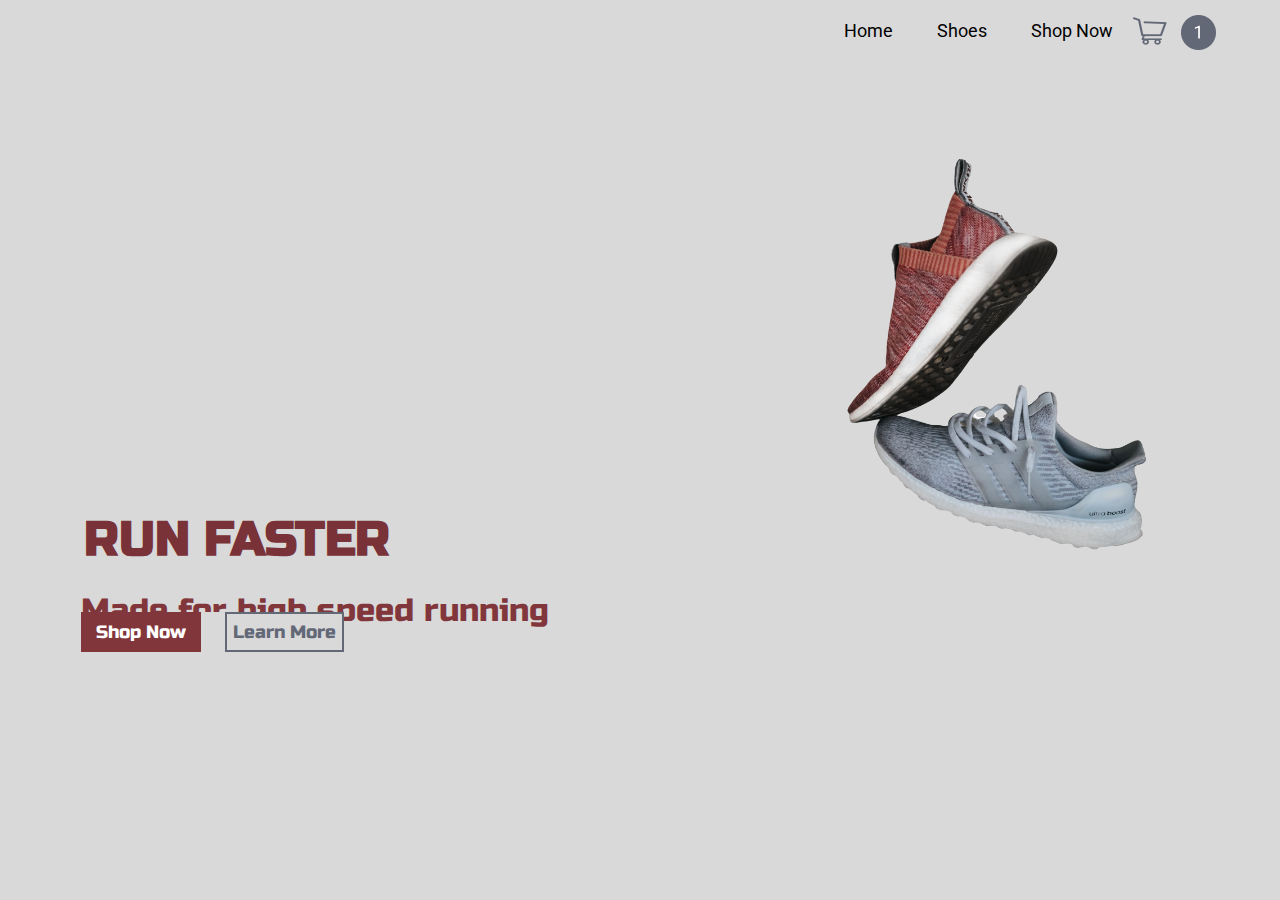
<file: index.html>
<!DOCTYPE html>
<html lang="en">
<head>
    <meta charset="UTF-8">
    <meta name="viewport" content="width=device-width, initial-scale=1.0">
    <title>Nike</title>
    <link rel="stylesheet" href="style/style.css">
    <link rel="preconnect" href="https://fonts.gstatic.com">
    <link href="https://fonts.googleapis.com/css2?family=Roboto&display=swap" rel="stylesheet">
</head>
<body>
    <header>
        <nav>
            <ul class="nav-links">
                <li><a href="index.html">Home</a></li>
                <li><a href="Product Page.html">Shoes</a></li>
                <li><a href="Shop Now.html">Shop Now</a></li>
            </ul>
            <img class="Checkout" src="img/Checkout.png" alt="">
        </nav>
    </header>

    <section>
        <h1>RUN FASTER</h1>
        <p>Made for high speed running</p>
    </section>


    <embed src="img/shoes 2.png" alt="" class="section-img">
    <div class="btn">
        <a href="Shop Now.html"><button class="btn1">Shop Now</button></a>
        <a href="Product Page.html"><button class="btn2">Learn More</button></a>
    </div>
</body>
</html>
</file>
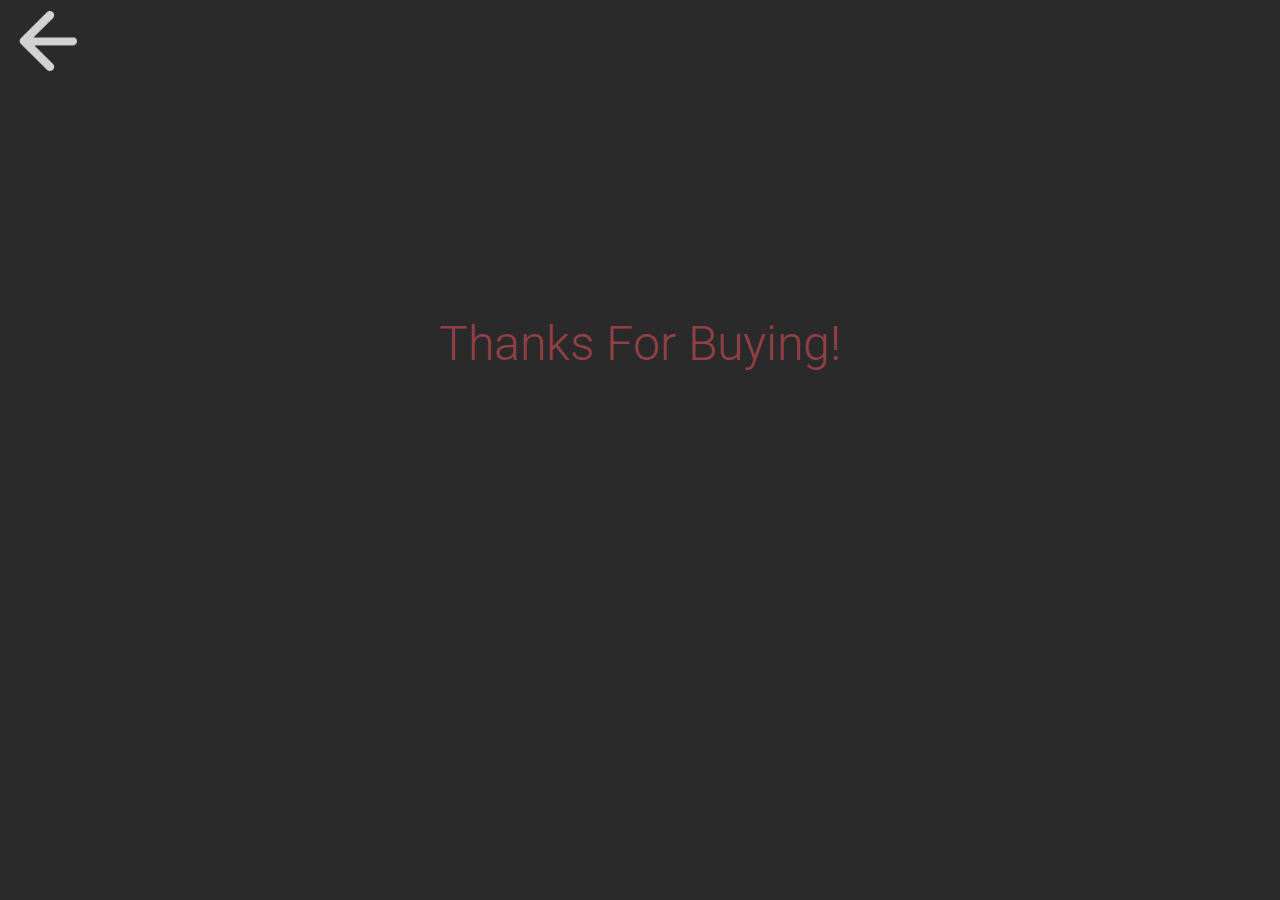
<file: After_Buy.html>
<!DOCTYPE html>
<html lang="en">
<head>
    <meta charset="UTF-8">
    <meta name="viewport" content="width=device-width, initial-scale=1.0">
    <title>Nike</title>
    <link rel="stylesheet" href="style/After_Buy.css">
    <link rel="preconnect" href="https://fonts.gstatic.com">
    <link href="https://fonts.googleapis.com/css2?family=Roboto&display=swap" rel="stylesheet">
</head>
<body>
        <h1>Thanks For Buying!</h1>
   <a href="index.html"><button class="back"><img src="img/Arrow.png" alt=""></button></a>
</body>
</html>
</file>
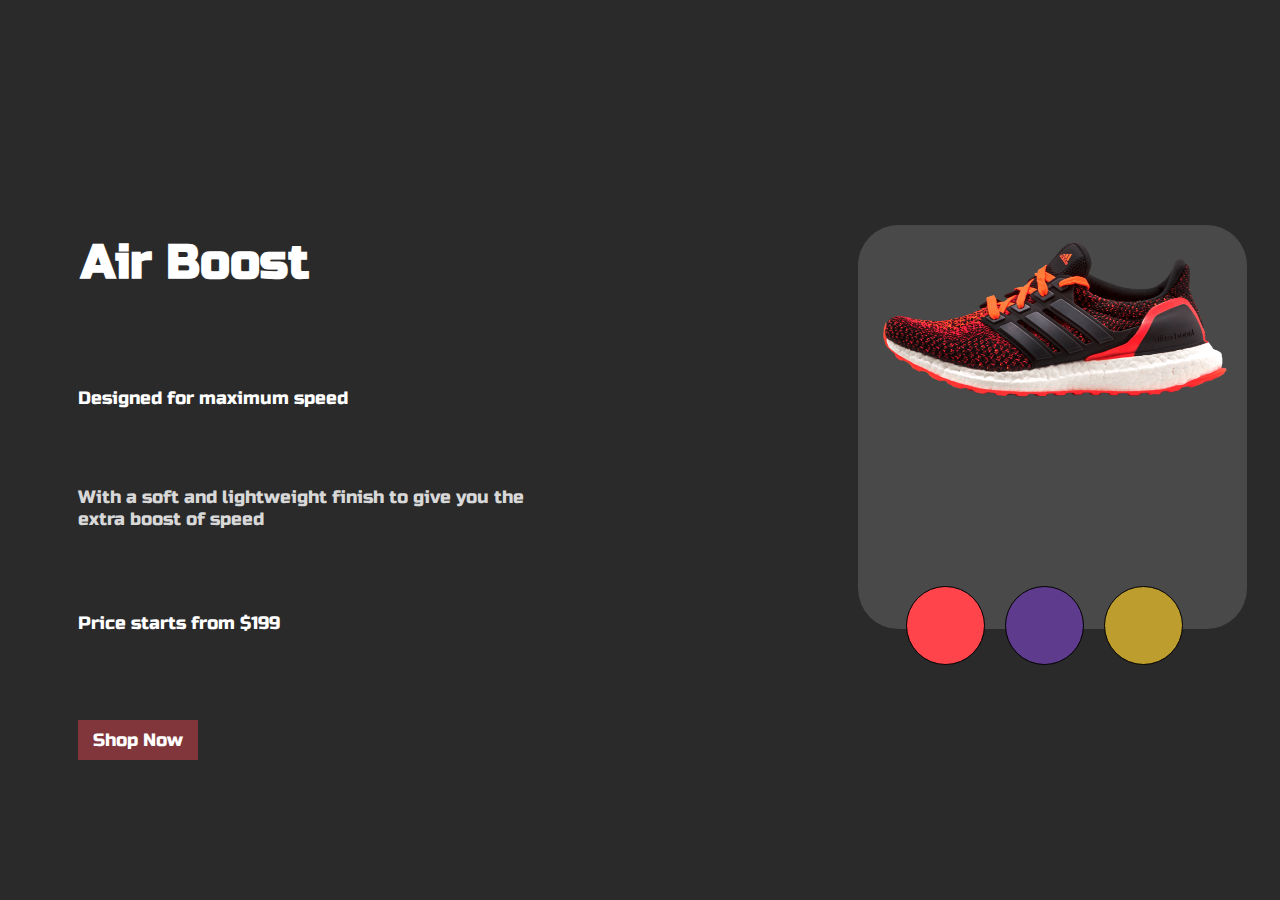
<file: Product Page.html>
<!DOCTYPE html>
<html lang="en">
<head>
	<meta charset="UTF-8">
	<meta name="viewport" content="width=device-width, initial-scale=1.0">
	<title>Nike</title>
	<link rel="stylesheet" href="style/Product Page.css">
</head>
<body>
	<div class="container">
		<h1 class="title">
			Air Boost
		</h1>
		<p class="para1">Designed for maximum speed</p>
		<p class="para2">
			With a soft and lightweight finish to give you the <br> extra boost of speed
		</p>
		<p class="price">
			Price starts from $199
		</p>
		<a href="Shop Now.html">

			<button class="shop-now">
				Shop Now
			</button>
		</a>
	</div>
	<div class="box">
		<img src="img/shoes 2 1.png" alt="">
	</div>
	<div class="dots">

		<div class="dot1"></div>
		<div class="dot2"></div>
		<div class="dot3"></div>
	</div>
</body>
	<script>
		
	</script>
</html>
</file>
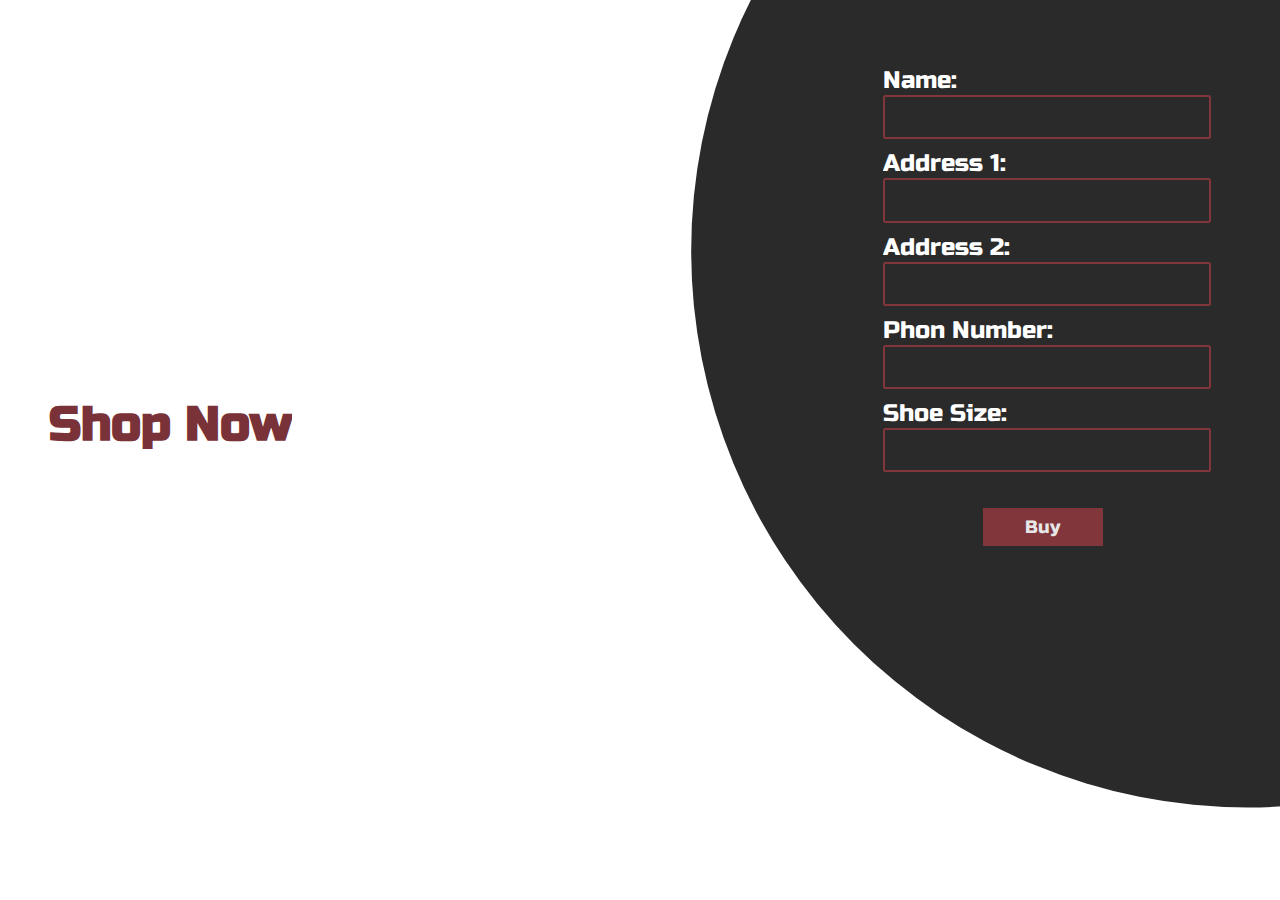
<file: Shop Now.html>
<!DOCTYPE html>
<html lang="en">

<head>
	<meta charset="UTF-8">
	<meta name="viewport" content="width=device-width, initial-scale=1.0">
	<title>Nike</title>
	<link rel="stylesheet" href="style/Shop Now.css">
</head>

<body>
	<h1>Shop Now</h1>

	<div class="inputs">
		<label for="name"> <span> Name: <br></span> </label>
		<input type="text" id="name" autocomplete="off"><br>

		<label for="address1"> <span> Address 1: <br></span> </label>
		<input type="text" id="address1" autocomplete="off"><br>

		<label for="address2"> <span> Address 2: <br></span> </label>
		<input type="text" id="address2" autocomplete="off"><br>

		<label for="phone-num"> <span> Phon Number: <br></span> </label>
		<input type="Number" id="phone-num"><br>

		<label for="shoe-size"> <span> Shoe Size: <br></span> </label>
		<input type="Number" id="shoe-size"><br>
		<a href="After_Buy.html"><button class="shop_now">Buy</button></a>
	</div>

	<div class="cicle_div">

		<div class="circle"></div>
	</div>

</body>

</html>
</file>
<file: style/style.css>
@import url("https://fonts.googleapis.com/css2?family=Russo+One&display=swap");
header {
  display: -webkit-box;
  display: -ms-flexbox;
  display: flex;
  -webkit-box-pack: justify;
  -ms-flex-pack: justify;
  justify-content: space-between;
  -webkit-box-align: center;
  -ms-flex-align: center;
  align-items: center;
  /* position: absolute;
  left: 10%; */
  padding: 30px 10%;
  height: 60px;
}

.nav-links {
  list-style: none;
}

li, a {
  font-family: 'Roboto';
  font-size: 18px;
  color: #000000;
  text-decoration: none;
}

.nav-links li {
  display: inline-block;
  padding: 0px 20px;
}

.nav-links li a {
  -webkit-transition: all 0.2s ease 0s;
  transition: all 0.2s ease 0s;
}

.Checkout {
  width: 83px;
  height: 35px;
  position: relative;
  left: 100%;
  bottom: 26px;
  margin: 0;
  padding: 0;
}

.section-img {
  width: 382.5px;
  position: relative;
  top: 50px;
  -webkit-box-sizing: border-box;
  box-sizing: border-box;
  left: 800px;
  height: 461px;
}

section {
  position: absolute;
  left: 81px;
  bottom: 270px;
}

section h1 {
  font-size: 48px;
  font-family: 'Russo One';
  color: #793237;
  position: relative;
  right: 78px;
  text-align: center;
  margin-bottom: 23.5px;
}

section p {
  font-size: 32px;
  color: #81363B;
  font-family: 'Russo One';
  text-align: center;
}



* {
  -webkit-box-sizing: border-box;
  box-sizing: border-box;
  margin: 0px;
  padding: 0px;
  background-color: #D9D9D9;
}

nav{
  position: relative;
  left: 68%;
  margin-top: 39px;
}

.btn1{
  background-color: #81363B;
  font-size: 18px;
  width: 119.5px;
  border: none;
  cursor: pointer;
  height: 40px;
  color: white;
  font-family: 'Russo One';
  margin-right: 20px;
}
.btn2{
  cursor: pointer;
  color: #636877;
  width: 119.5px;
  height: 40px;
  font-size: 18px;
  background-color: #D9D9D9;
  font-family: 'Russo One';
  border: 2px solid #636877;
}
.btn{
  position: absolute;
  left: 81px;
  top: 67px;
  top: 68%;
}
</file>
<file: style/After_Buy.css>
@import url("https://fonts.googleapis.com/css2?family=Roboto+Condensed&display=swap");
* {
  margin: 0;
  padding: 0;
  -webkit-box-sizing: border-box;
          box-sizing: border-box;
}

body {
  background-color: #2A2A2A;
}

h1 {
  color: #934045;
  font-family: 'Roboto';
  font-size: 48px;
  position: relative;
  top: 35vh;
  font-weight: 300;
  text-align: center;
}

.back {
  position: relative;
  left: 10px;
  top: -46.5px;
  background-color: #2A2A2A;
  border: none;
  cursor: pointer;
}

.back img {
  width: 67px;
  height: 60.5px;
}
</file>
<file: style/Product Page.css>
@import url("https://fonts.googleapis.com/css2?family=Russo+One&display=swap");
* {
  margin: 0;
  padding: 0;
  -webkit-box-sizing: border-box;
          box-sizing: border-box;
}

body {
  background-color: #2A2A2A;
}

.container .title {
  font-family: 'Russo One';
  color: #ffffff;
  font-size: 48px;
  position: absolute;
  left: 81px;
  top: 26%;
}

.container .para1 {
  font-family: 'Russo One';
  color: #ffffff;
  font-size: 18px;
  position: absolute;
  left: 78px;
  top: 43%;
}

.container .para2 {
  font-family: 'Russo One';
  color: #D8D8D8;
  font-size: 18px;
  position: absolute;
  left: 78px;
  top: 54%;
}

.container .price {
  font-family: 'Russo One';
  color: #ffffff;
  font-size: 18px;
  position: absolute;
  left: 78px;
  top: 68%;
}

.container .shop-now {
  font-family: 'Russo One';
  color: #ffffff;
  font-size: 18px;
  position: absolute;
  left: 78px;
  top: 80%;
  width: 119.5px;
  height: 40px;
  background-color: #81363B;
  border: none;
  cursor: pointer;
}

.box {
  background-color: #494949;
  width: 389.5px;
  height: 404px;
  border-radius: 40.5px;
  position: absolute;
  left: 67%;
  top: 25%;
}

.box img {
  width: 364px;
  height: 259.5px;
  position: relative;
  top: -50px;
  left: 11px;
}

.dots {
  position: absolute;
  top: 64%;
  left: 70%;
  display: -webkit-box;
  display: -ms-flexbox;
  display: flex;
}

.dots .dot1 {
  margin: 10px;
  background-color: #FF444B;
  height: 79px;
  border-radius: 50%;
  width: 79px;
  border: 1px solid black;
}

.dots .dot2 {
  border: 1px solid black;
  background-color: #5F3B8D;
  height: 79px;
  border-radius: 50%;
  width: 79px;
  margin: 10px;
}

.dots .dot3 {
  border: 1px solid black;
  margin: 10px;
  background-color: #BD9D2D;
  height: 79px;
  border-radius: 50%;
  width: 79px;
}
</file>
<file: style/Shop Now.css>
@import url("https://fonts.googleapis.com/css2?family=Russo+One&display=swap");
* {
  margin: 0;
  padding: 0;
  -webkit-box-sizing: border-box;
          box-sizing: border-box;
  overflow: hidden;
}

.cicle_div {
  position: absolute;
  left: 54%;
  top: -34%;
}

.cicle_div .circle {
  width: 1113.5px;
  height: 1113.5px;
  background-color: #2A2A2A;
  position: fixed;
  z-index: 555;
  -webkit-clip-path: ellipse();
          clip-path: ellipse();
  position: relative;
}

.inputs {
  margin-top: 66px;
  position: relative;
  left: 69%;
  z-index: 556;
}

.inputs input {
  margin-bottom: 10px;
  background-color: transparent;
  border: 2px solid #81363B;
  border-radius: 2.5px;
  color: white;
  font-size: 30px;
  width: 328px;
  height: 44.29px;
}

.inputs input::-webkit-outer-spin-button, .inputs input::-webkit-inner-spin-button {
  -webkit-appearance: none;
  margin: 0;
}

.inputs input[type=number] {
  -moz-appearance: textfield;
}

.inputs span {
  font-family: 'Russo One';
  font-size: 24px;
  color: #ffffff;
}

.inputs .shop_now {
  position: relative;
  left: 100px;
  margin-top: 26px;
  font-family: 'Russo One';
  color: #e7e7e7;
  background-color: #81363B;
  border: none;
  font-size: 18px;
  width: 119.5px;
  cursor: pointer;
  height: 37.5px;
}

.inputs .shop_now:hover {
  background-color: #703438;
  color: white;
  -webkit-transition: all 0.5s ease-in-out;
  transition: all 0.5s ease-in-out;
}

h1 {
  font-family: 'Russo One';
  color: #793237;
  text-align: center;
  position: absolute;
  left: 49px;
  top: 44%;
  font-size: 48px;
}
</file>
